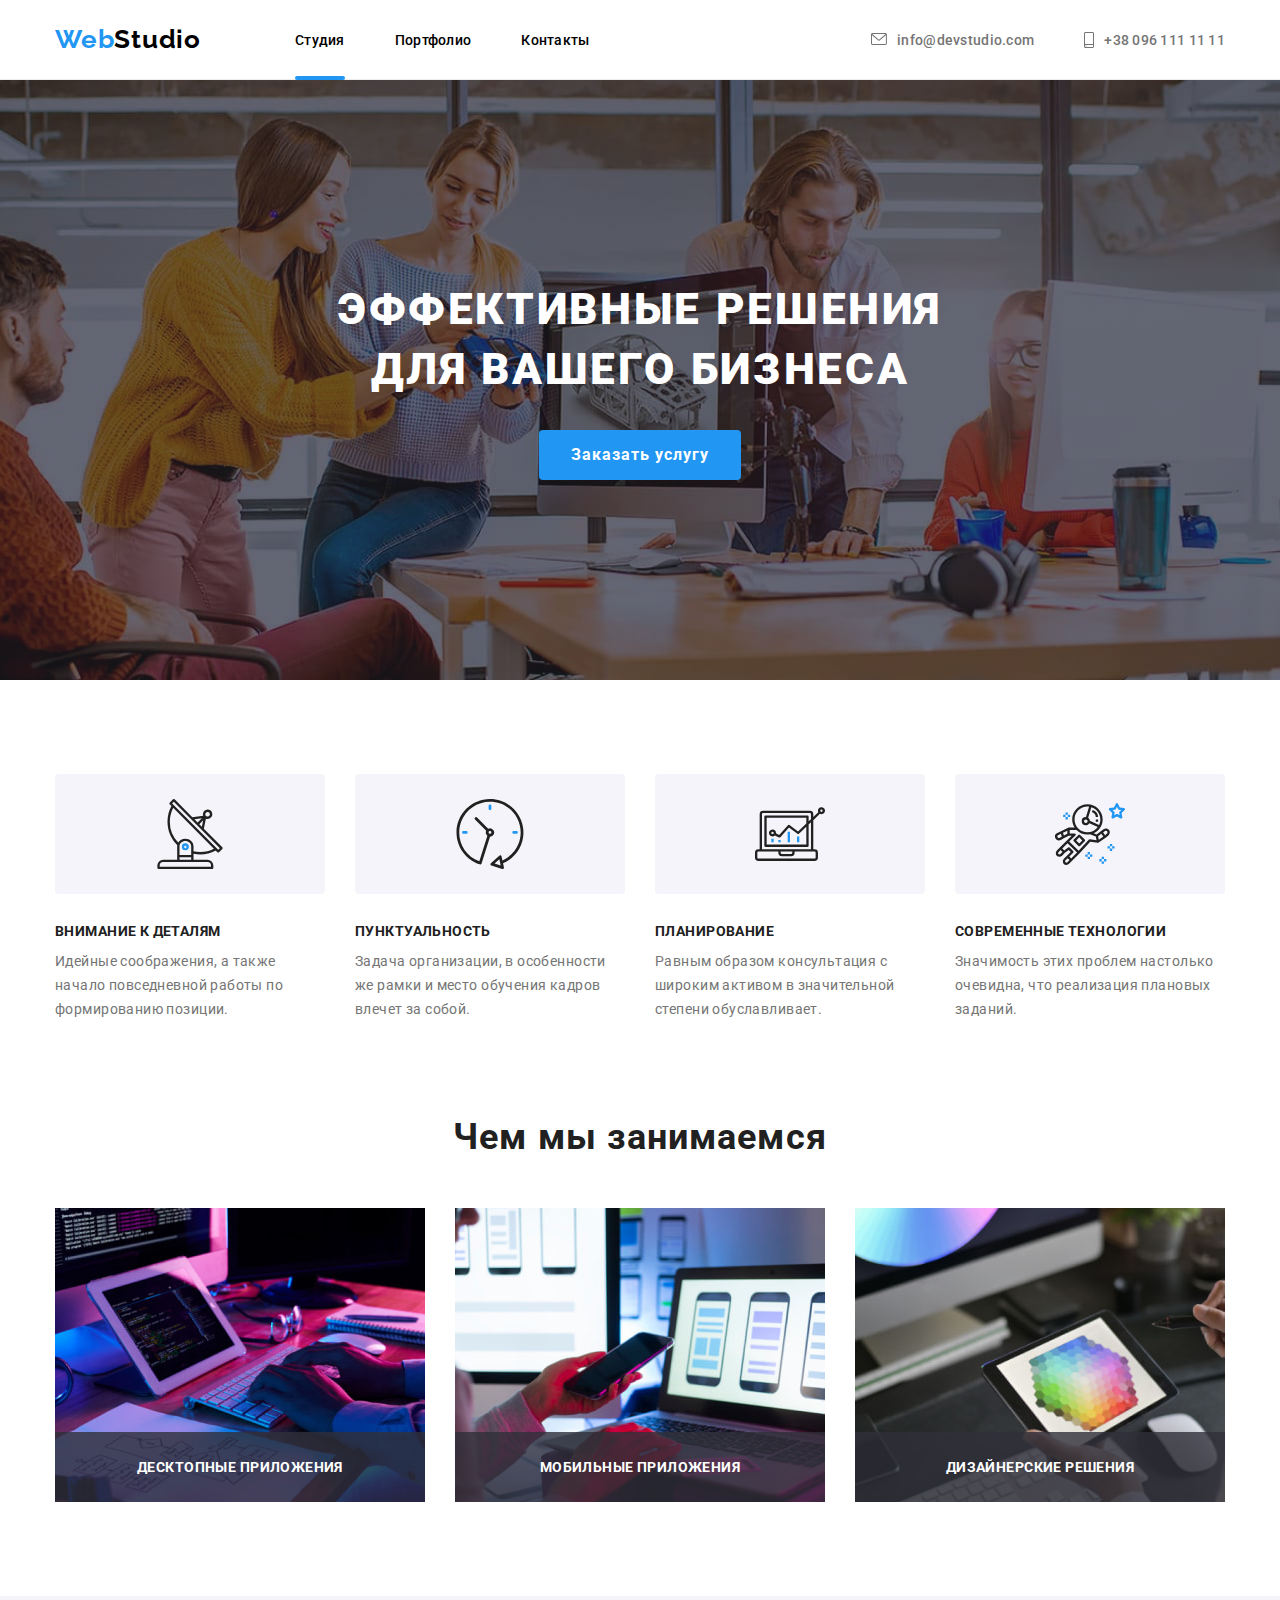
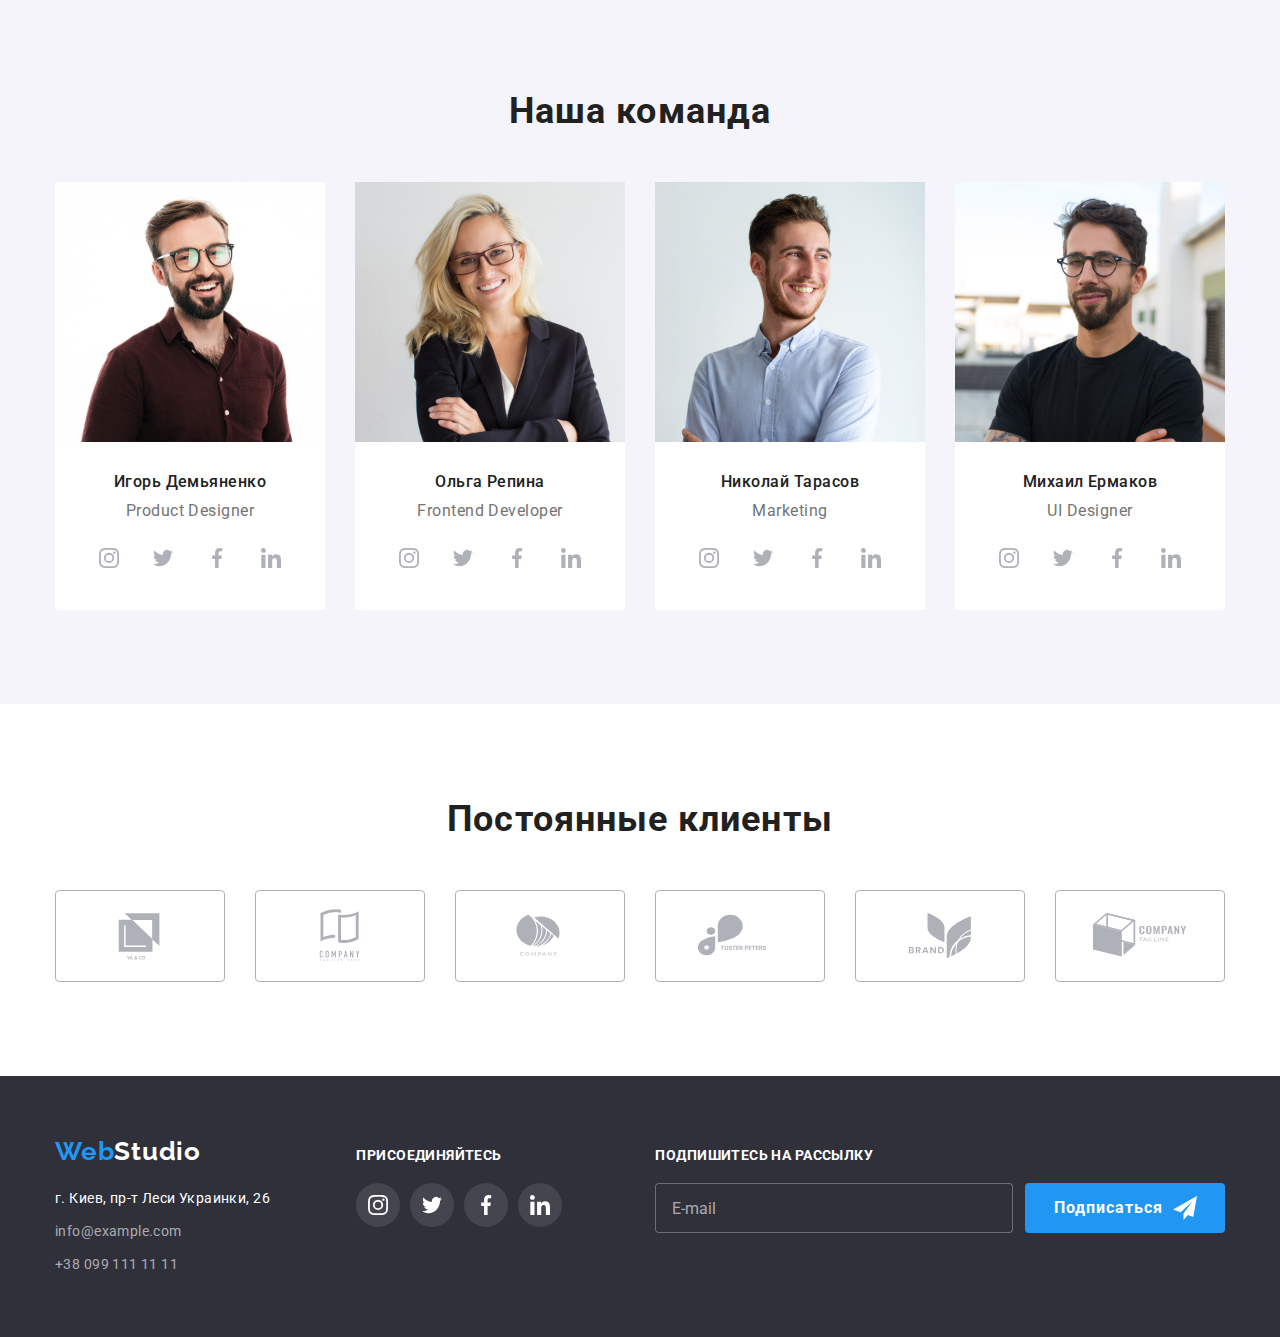
<file: index.html>
<!DOCTYPE html>
<html lang="ru">
  <head>
    <meta charset="UTF-8" />
    <meta http-equiv="X-UA-Compatible" content="IE=edge" />
    <meta name="viewport" content="width=device-width, initial-scale=1.0" />
    <title>Document</title>
    <!-- Добавление шрифтов Raleway 700 и Roboto 400 / 500 / 700 / 900 -->
    <link
      href="https://fonts.googleapis.com/css2?family=Raleway:wght@700&family=Roboto:wght@400;500;700;900&display=swap"
      rel="stylesheet"
    />
    <!-- Подключение modern-normalize  -->
    <link
      rel="stylesheet"
      href="https://cdnjs.cloudflare.com/ajax/libs/modern-normalize/1.0.0/modern-normalize.min.css"
    />

    <link rel="stylesheet" href="./css/styles.css" />
  </head>
  <body>
    <!-- шапка -->
    <header class="header">
      <div class="container container-header">
        <!-- навагация -->
        <nav class="nav">
          <!-- логотип / главная страница-->
          <a href="./index.html" class="logo-link link-backlight"
            >Web<span class="logo-link-dark">Studio</span></a
          >
          <!-- навагация по сайту -->
          <ul class="nav-list">
            <li class="nav-item">
              <a href="./index.html" class="nav-link link-backlight this-page"> Студия</a>
            </li>

            <li class="nav-item">
              <a href="./portfolio.html" class="nav-link link-backlight">Портфолио</a>
            </li>

            <li class="nav-item"><a href="#" class="nav-link link-backlight">Контакты</a></li>
          </ul>
        </nav>
        <!-- почта и телефон -->
        <ul class="mail-phone-list">
          <li class="mail-phone-list-element">
            <a href="mailto:info@devstudio.com" class="mail-phone-link link-backlight"
              ><svg class="mail-phone-icon" width="16" height="12">
                <use href="./images/symbol-defs.svg#mail"></use>
              </svg>
              info@devstudio.com</a
            >
          </li>

          <li class="mail-phone-list-element">
            <a href="tel:+380961111111" class="mail-phone-link link-backlight"
              ><svg class="mail-phone-icon" width="10" height="16">
                <use href="./images/symbol-defs.svg#smartphone"></use>
              </svg>
              +38 096 111 11 11</a
            >
          </li>
        </ul>
      </div>
    </header>
    <main>
      <section class="hero-section">
        <h1 class="main-title">
          Эффективные решения <br />
          для вашего бизнеса
        </h1>
        <button data-modal-open type="button" class="hero-button">Заказать услугу</button>
      </section>

      <!-- раздел достоинств -->

      <section class="why-us-section section">
        <div class="container">
          <!-- невидимый заголовок для читалки -->
          <h2 class="hidden-title">Зачем выбирать нас</h2>

          <!-- список достоинств -->
          <ul class="why-us-list">
            <li class="why-us-block">
              <div class="why-us-icon-container">
                <svg class="why-us-icon">
                  <use href="./images/symbol-defs.svg#antenna"></use>
                </svg>
              </div>
              <h3 class="title why-us-title">Внимание к деталям</h3>
              <p class="why-us-paragraph">
                Идейные соображения, а также начало повседневной работы по формированию позиции.
              </p>
            </li>

            <li class="why-us-block">
              <div class="why-us-icon-container">
                <svg class="why-us-icon">
                  <use href="./images/symbol-defs.svg#clock"></use>
                </svg>
              </div>
              <h3 class="title why-us-title">Пунктуальность</h3>
              <p class="why-us-paragraph">
                Задача организации, в особенности же рамки и место обучения кадров влечет за собой.
              </p>
            </li>

            <li class="why-us-block">
              <div class="why-us-icon-container">
                <svg class="why-us-icon">
                  <use href="./images/symbol-defs.svg#diagram"></use>
                </svg>
              </div>
              <h3 class="title why-us-title">Планирование</h3>
              <p class="why-us-paragraph">
                Равным образом консультация с широким активом в значительной степени обуславливает.
              </p>
            </li>

            <li class="why-us-block">
              <div class="why-us-icon-container">
                <svg class="why-us-icon">
                  <use href="./images/symbol-defs.svg#astronaut"></use>
                </svg>
              </div>
              <h3 class="title why-us-title">Современные технологии</h3>
              <p class="why-us-paragraph">
                Значимость этих проблем настолько очевидна, что реализация плановых заданий.
              </p>
            </li>
          </ul>
        </div>
      </section>

      <!-- раздел чем мы занимаемся -->
      <section class="our-work-section section">
        <div class="container">
          <!-- заголовок -->
          <h2 class="title-second">Чем мы занимаемся</h2>
          <!-- фото -->
          <ul class="our-work-list">
            <li class="our-work-block">
              <img src="./images/box-1.jpg" alt="Опытные специалисты" />
              <p class="our-work-text">Десктопные приложения</p>
            </li>

            <li class="our-work-block">
              <img src="./images/box-2.jpg" alt="Современный дизайн" />
              <p class="our-work-text">Мобильные приложения</p>
            </li>

            <li class="our-work-block">
              <img src="./images/box-3.jpg" alt="Работа художников" />
              <p class="our-work-text">Дизайнерские решения</p>
            </li>
          </ul>
        </div>
      </section>

      <!-- раздел кто мы -->
      <section class="our-team-section section">
        <div class="container">
          <h2 class="title-second">Наша команда</h2>
          <ul class="our-team-list">
            <li class="our-team-block">
              <img src="./images/img-1.jpg" alt="Наш сотрудник 1" />
              <div class="our-team-container">
                <h3 class="title our-team-name">Игорь Демьяненко</h3>
                <p class="our-team-post">Product Designer</p>
                <ul class="my-team-social-list">
                  <li class="my-team-social-block">
                    <a href="http://www.instagram.com/" class="social-link">
                      <svg class="social-icon">
                        <use href="./images/symbol-defs.svg#instagram"></use>
                      </svg>
                    </a>
                  </li>

                  <li class="my-team-social-block">
                    <a href="http://www.twitter.com/" class="social-link">
                      <svg class="social-icon">
                        <use href="./images/symbol-defs.svg#twitter"></use>
                      </svg>
                    </a>
                  </li>

                  <li class="my-team-social-block">
                    <a href="http://www.facebook.com/" class="social-link">
                      <svg class="social-icon">
                        <use href="./images/symbol-defs.svg#facebook"></use>
                      </svg>
                    </a>
                  </li>

                  <li class="my-team-social-block">
                    <a href="http://www.linkedin.com/" class="social-link">
                      <svg class="social-icon">
                        <use href="./images/symbol-defs.svg#linkedin"></use>
                      </svg>
                    </a>
                  </li>
                </ul>
              </div>
            </li>
            <li class="our-team-block">
              <img src="./images/img-2.jpg" alt="Наш сотрудник 2" />
              <div class="our-team-container">
                <h3 class="title our-team-name">Ольга Репина</h3>
                <p class="our-team-post">Frontend Developer</p>
                <ul class="my-team-social-list">
                  <li class="my-team-social-block">
                    <a href="http://www.instagram.com/" class="social-link">
                      <svg class="social-icon">
                        <use href="./images/symbol-defs.svg#instagram"></use>
                      </svg>
                    </a>
                  </li>

                  <li class="my-team-social-block">
                    <a href="http://www.twitter.com/" class="social-link">
                      <svg class="social-icon">
                        <use href="./images/symbol-defs.svg#twitter"></use>
                      </svg>
                    </a>
                  </li>

                  <li class="my-team-social-block">
                    <a href="http://www.facebook.com/" class="social-link">
                      <svg class="social-icon">
                        <use href="./images/symbol-defs.svg#facebook"></use>
                      </svg>
                    </a>
                  </li>

                  <li class="my-team-social-block">
                    <a href="http://www.linkedin.com/" class="social-link">
                      <svg class="social-icon">
                        <use href="./images/symbol-defs.svg#linkedin"></use>
                      </svg>
                    </a>
                  </li>
                </ul>
              </div>
            </li>
            <li class="our-team-block">
              <img src="./images/img-3.jpg" alt="Наш сотрудник 3" />
              <div class="our-team-container">
                <h3 class="title our-team-name">Николай Тарасов</h3>
                <p class="our-team-post">Marketing</p>
                <ul class="my-team-social-list">
                  <li class="my-team-social-block">
                    <a href="http://www.instagram.com/" class="social-link">
                      <svg class="social-icon">
                        <use href="./images/symbol-defs.svg#instagram"></use>
                      </svg>
                    </a>
                  </li>

                  <li class="my-team-social-block">
                    <a href="http://www.twitter.com/" class="social-link">
                      <svg class="social-icon">
                        <use href="./images/symbol-defs.svg#twitter"></use>
                      </svg>
                    </a>
                  </li>

                  <li class="my-team-social-block">
                    <a href="http://www.facebook.com/" class="social-link">
                      <svg class="social-icon">
                        <use href="./images/symbol-defs.svg#facebook"></use>
                      </svg>
                    </a>
                  </li>

                  <li class="my-team-social-block">
                    <a href="http://www.linkedin.com/" class="social-link">
                      <svg class="social-icon">
                        <use href="./images/symbol-defs.svg#linkedin"></use>
                      </svg>
                    </a>
                  </li>
                </ul>
              </div>
            </li>
            <li class="our-team-block">
              <img src="./images/img-4.jpg" alt="Наш сотрудник 4" />
              <div class="our-team-container">
                <h3 class="title our-team-name">Михаил Ермаков</h3>
                <p class="our-team-post">UI Designer</p>
                <ul class="my-team-social-list">
                  <li class="my-team-social-block">
                    <a href="http://www.instagram.com/" class="social-link">
                      <svg class="social-icon">
                        <use href="./images/symbol-defs.svg#instagram"></use>
                      </svg>
                    </a>
                  </li>

                  <li class="my-team-social-block">
                    <a href="http://www.twitter.com/" class="social-link">
                      <svg class="social-icon">
                        <use href="./images/symbol-defs.svg#twitter"></use>
                      </svg>
                    </a>
                  </li>

                  <li class="my-team-social-block">
                    <a href="http://www.facebook.com/" class="social-link">
                      <svg class="social-icon">
                        <use href="./images/symbol-defs.svg#facebook"></use>
                      </svg>
                    </a>
                  </li>

                  <li class="my-team-social-block">
                    <a href="http://www.linkedin.com/" class="social-link">
                      <svg class="social-icon">
                        <use href="./images/symbol-defs.svg#linkedin"></use>
                      </svg>
                    </a>
                  </li>
                </ul>
              </div>
            </li>
          </ul>
        </div>
      </section>

      <!-- раздел "наши клиенты" -->
      <section class="section">
        <div class="container">
          <!-- заголовок -->
          <h2 class="title-second">Постоянные клиенты</h2>
          <!-- логотипы компаний -->
          <ul class="customers-list">
            <li class="customers-block">
              <a href="#" class="customers-link">
                <svg class="customers-icon">
                  <use href="./images/symbol-defs.svg#company-1"></use>
                </svg>
              </a>
            </li>

            <li class="customers-block">
              <a href="#" class="customers-link">
                <svg class="customers-icon">
                  <use href="./images/symbol-defs.svg#company-2"></use>
                </svg>
              </a>
            </li>

            <li class="customers-block">
              <a href="#" class="customers-link">
                <svg class="customers-icon">
                  <use href="./images/symbol-defs.svg#company-3"></use>
                </svg>
              </a>
            </li>

            <li class="customers-block">
              <a href="#" class="customers-link">
                <svg class="customers-icon">
                  <use href="./images/symbol-defs.svg#company-4"></use>
                </svg>
              </a>
            </li>

            <li class="customers-block">
              <a href="#" class="customers-link">
                <svg class="customers-icon">
                  <use href="./images/symbol-defs.svg#company-5"></use>
                </svg>
              </a>
            </li>

            <li class="customers-block">
              <a href="#" class="customers-link">
                <svg class="customers-icon">
                  <use href="./images/symbol-defs.svg#company-6"></use>
                </svg>
              </a>
            </li>
          </ul>
        </div>
      </section>
    </main>
    <!-- футер / контакты -->
    <footer class="footer">
      <div class="container footer-flex">
        <div class="footer-left-part">
          <!-- раздел контакты -->

          <!-- лого -->
          <a href="./index.html" class="logo-link logo-footer link-backlight"
            >Web<span class="logo-link-light">Studio</span></a
          >
          <!-- контакты -->
          <address class="address">
            <ul class="contacts-list">
              <!-- физический адрес -->
              <li class="contacts-block">
                <a
                  href="https://goo.gl/maps/tme8VJcGeJXMZeD66"
                  class="map-address-link link-backlight"
                  >г. Киев, пр-т Леси Украинки, 26</a
                >
              </li>

              <!-- эл. почта -->
              <li class="contacts-block">
                <a href="mailto:info@example.com" class="mail-contacts-link link-backlight"
                  >info@example.com</a
                >
              </li>

              <!-- моб. телефон -->
              <li class="contacts-block">
                <a href="tel:+380991111111" class="phone-contacts-link link-backlight"
                  >+38 099 111 11 11</a
                >
              </li>
            </ul>
          </address>
        </div>
        <!-- соцсети в футере -->
        <div class="footer-right-part">
          <!-- заголовок -->
          <h3 class="footer-heading">Присоединяйтесь</h3>

          <!-- список соцсетей -->
          <ul class="footer-social-list">
            <li class="footer-social-block">
              <a href="http://www.instagram.com/" class="footer-social-link">
                <svg class="social-icon">
                  <use href="./images/symbol-defs.svg#instagram"></use>
                </svg>
              </a>
            </li>

            <li class="footer-social-block">
              <a href="http://www.twitter.com/" class="footer-social-link">
                <svg class="social-icon">
                  <use href="./images/symbol-defs.svg#twitter"></use>
                </svg>
              </a>
            </li>

            <li class="footer-social-block">
              <a href="http://www.facebook.com/" class="footer-social-link">
                <svg class="social-icon">
                  <use href="./images/symbol-defs.svg#facebook"></use>
                </svg>
              </a>
            </li>

            <li class="footer-social-block">
              <a href="http://www.linkedin.com/" class="footer-social-link">
                <svg class="social-icon">
                  <use href="./images/symbol-defs.svg#linkedin"></use>
                </svg>
              </a>
            </li>
          </ul>
        </div>

        <!-- форма с рассылкой -->
        <div class="footer-news">
          <form class="footer-form">
            <label class="footer-label">
              <h3 class="footer-heading">Подпишитесь на рассылку</h3>
              <input class="footer-mail" type="email" name="mail" placeholder="E-mail" required />
            </label>
            <button type="submit" class="footer-submit">
              <span class="footer-submit-text">Подписаться</span>
              <svg class="footer-submit-icon">
                <use href="./icons-form/icon-send.svg#icon-send"></use>
              </svg>
            </button>
          </form>
        </div>
      </div>
    </footer>

    <!-- скрипт на модалку -->
    <div class="backdrop is-hidden" data-modal>
      <div class="modal">
        <!-- заголовок модального окна -->
        <b class="modal-heading">Оставьте свои данные, мы вам перезвоним</b>

        <!-- форма связи с клиентом -->
        <form action="" class="form-container" autocomplete="off">
          <!-- поле ввода имени -->
          <label class="form-field">
            <span class="label-text">Имя</span>
            <input class="entry-field" type="text" name="name" required />
            <svg class="entry-field-icon">
              <use href="./icons-form/icons.svg#person"></use>
            </svg>
          </label>

          <!-- поле ввода телефона -->
          <label class="form-field">
            <span class="label-text">Телефон</span>
            <input class="entry-field" type="tel" name="tel" required />
            <svg class="entry-field-icon">
              <use href="./icons-form/icons.svg#phone"></use>
            </svg>
          </label>

          <!-- поле ввода почты -->
          <label class="form-field">
            <span class="label-text">Почта</span>
            <input class="entry-field" type="email" name="mail" required autocomplete="email" />
            <svg class="entry-field-icon">
              <use href="./icons-form/icons.svg#email"></use>
            </svg>
          </label>

          <!-- поле комментария -->
          <label class="form-field textarea-margin">
            <span class="label-text">Комментарий</span>
            <textarea class="textarea" name="comment" placeholder="Введите текст"></textarea>
          </label>

          <!-- чекбокс согласия с условиями -->
          <label class="i-agree">
            <input class="i-agree-checkbox" type="checkbox" name="i-agree" />
            <span class="i-agree-icon-container"></span>
            Соглашаюсь заказывать&nbsp
            <a href="https://i.imgur.com/vLyztrC.png" target="_blank" class="i-agree-link"
              >Пиццу с анчоусами</a
            >
          </label>

          <!-- кнопка "отправить" -->
          <button type="submit" class="form-submit">Отправить</button>
        </form>

        <!-- кнопка закрытия формы -->
        <button data-modal-close type="button" class="modal-close-button">
          <svg class="modal-close-icon">
            <use href="./images/close.svg#close"></use>
          </svg>
        </button>
      </div>
    </div>

    <!-- подключение js скрипта на модалку -->
    <script src="./js/modal.js"></script>
  </body>
</html>
</file>
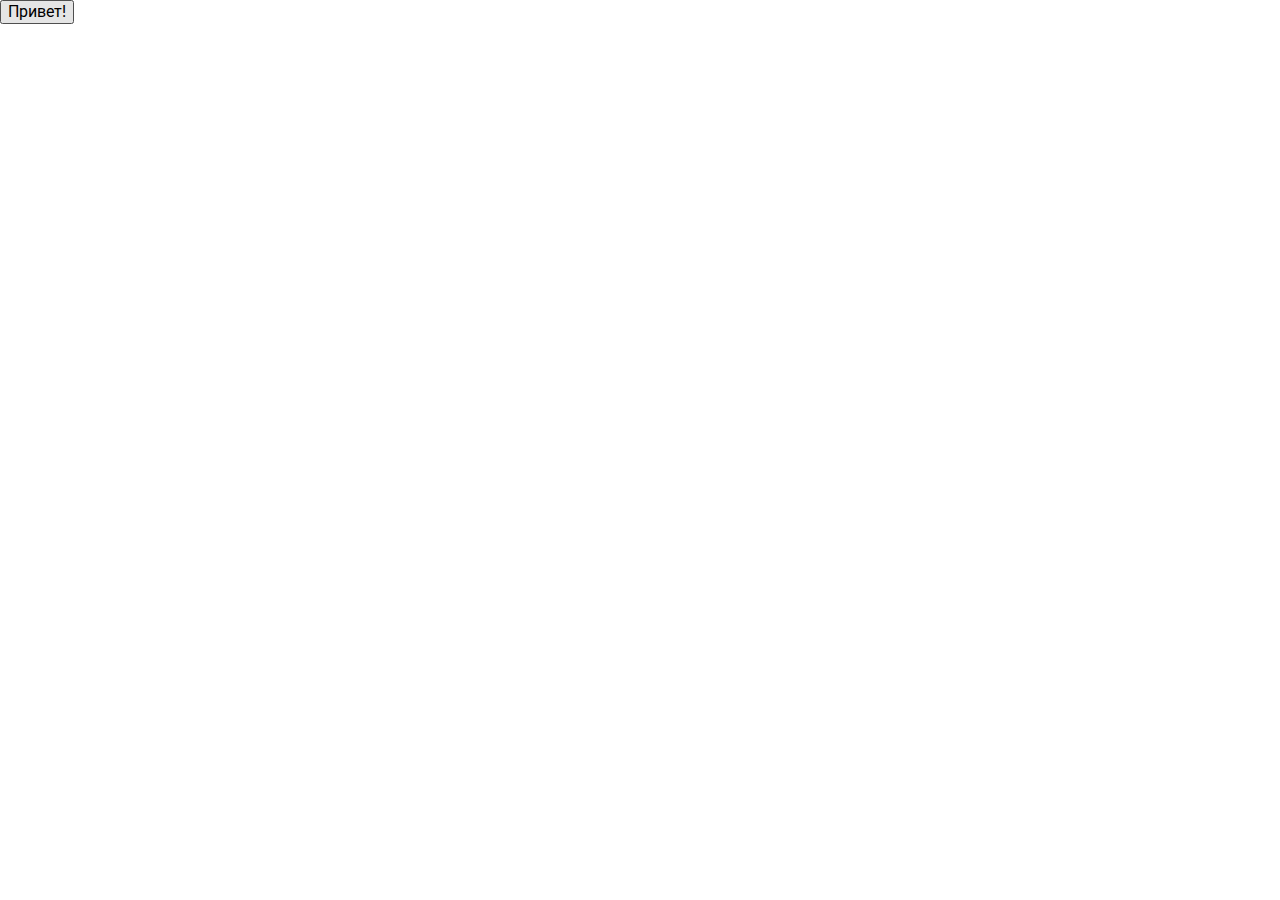
<file: contacts-test.html>
<!DOCTYPE html>
<html lang="en">
  <head>
    <meta charset="UTF-8" />
    <meta http-equiv="X-UA-Compatible" content="IE=edge" />
    <meta name="viewport" content="width=device-width, initial-scale=1.0" />
    <title>Document</title>
    <!-- Добавление шрифтов Raleway 700 и Roboto 400 / 500 / 700 / 900 -->
    <link
      href="https://fonts.googleapis.com/css2?family=Raleway:wght@700&family=Roboto:wght@400;500;700;900&display=swap"
      rel="stylesheet"
    />
    <!-- Подключение modern-normalize  -->
    <link
      rel="stylesheet"
      href="https://cdnjs.cloudflare.com/ajax/libs/modern-normalize/1.0.0/modern-normalize.min.css"
    />

    <link rel="stylesheet" href="./css/styles.css" />
  </head>
  <body>
    <button data-modal-open type="button">Привет!</button>

    <!-- модальное окно -->
    <div class="backdrop is-hidden" data-modal>
      <div class="modal">
        <!-- заголовок модального окна -->
        <h2 class="modal-heading">Оставьте свои данные, мы вам перезвоним</h2>

        <!-- форма связи с клиентом -->
        <form action="" class="form-container" autocomplete="off">
          <!-- поле ввода имени -->
          <label class="form-field">
            <span class="label-text">Имя</span>
            <input class="entry-field" type="text" name="name" />
            <div class="entry-field-icon-container">
              <svg class="entry-field-icon">
                <use href="./icons-form/icons.svg#person"></use>
              </svg>
            </div>
          </label>

          <!-- поле ввода телефона -->
          <label class="form-field">
            <span class="label-text">Телефон</span>
            <input class="entry-field" type="tel" name="tel" />
            <div class="entry-field-icon-container">
              <svg class="entry-field-icon">
                <use href="./icons-form/icons.svg#phone"></use>
              </svg>
            </div>
          </label>

          <!-- поле ввода почты -->
          <label class="form-field">
            <span class="label-text">Почта</span>
            <input class="entry-field" type="email" name="mail" />
            <div class="entry-field-icon-container">
              <svg class="entry-field-icon">
                <use href="./icons-form/icons.svg#email"></use>
              </svg>
            </div>
          </label>

          <!-- поле комментария -->
          <label class="form-field textarea-margin">
            <span class="label-text">Комментарий</span>
            <textarea
              class="textarea"
              name="comment"
              rows="6"
              placeholder="Введите текст"
            ></textarea>
          </label>
          <!-- чекбокс согласия с условиями -->
          <label class="i-agree">
            <input class="i-agree-checkbox" type="checkbox" name="i-agree" />
            <span class="i-agree-icon-container"></span>
            Соглашаюсь заказывать&nbsp
            <a href="https://i.imgur.com/vLyztrC.png" target="_blank" class="i-agree-link">Пиццу с анчоусами</a>
          </label>

          <!-- кнопка "отправить" -->
          <button type="submit" class="form-submit">Отправить</button>
        </form>

        <!-- кнопка закрытия формы -->
        <button data-modal-close type="button" class="modal-close-button">
          <svg class="modal-close-icon">
            <use href="./images/close.svg#close"></use>
          </svg>
        </button>
      </div>
    </div>
    <script src="./js/modal.js"></script>
  </body>
</html>
</file>
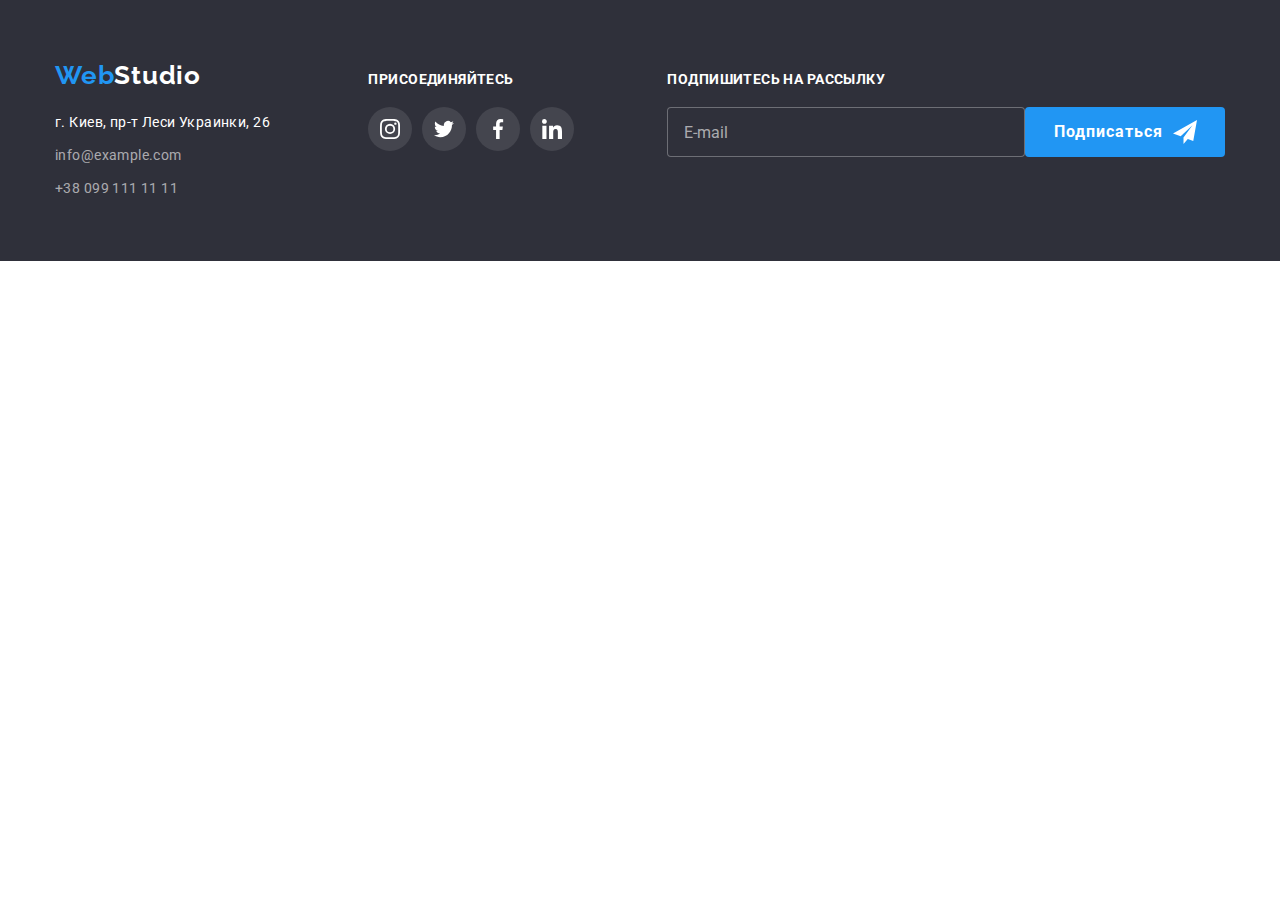
<file: footer-test.html>
<!DOCTYPE html>
<html lang="en">
  <head>
    <meta charset="UTF-8" />
    <meta http-equiv="X-UA-Compatible" content="IE=edge" />
    <meta name="viewport" content="width=device-width, initial-scale=1.0" />
    <title>Document</title>
    <!-- Добавление шрифтов Raleway 700 и Roboto 400 / 500 / 700 / 900 -->
    <link
      href="https://fonts.googleapis.com/css2?family=Raleway:wght@700&family=Roboto:wght@400;500;700;900&display=swap"
      rel="stylesheet"
    />
    <!-- Подключение modern-normalize  -->
    <link
      rel="stylesheet"
      href="https://cdnjs.cloudflare.com/ajax/libs/modern-normalize/1.0.0/modern-normalize.min.css"
    />

    <link rel="stylesheet" href="./css/styles.css" />
  </head>
  <body>
    <footer class="footer">
      <div class="container footer-flex">
        <div class="footer-left-part">
          <!-- раздел контакты -->

          <!-- лого -->
          <a href="./index.html" class="logo-link logo-footer link-backlight"
            >Web<span class="logo-link-light">Studio</span></a
          >
          <!-- контакты -->
          <address class="address">
            <ul class="contacts-list">
              <!-- физический адрес -->
              <li class="contacts-block">
                <a
                  href="https://goo.gl/maps/tme8VJcGeJXMZeD66"
                  class="map-address-link link-backlight"
                  >г. Киев, пр-т Леси Украинки, 26</a
                >
              </li>

              <!-- эл. почта -->
              <li class="contacts-block">
                <a href="mailto:info@example.com" class="mail-contacts-link link-backlight"
                  >info@example.com</a
                >
              </li>

              <!-- моб. телефон -->
              <li class="contacts-block">
                <a href="tel:+380991111111" class="phone-contacts-link link-backlight"
                  >+38 099 111 11 11</a
                >
              </li>
            </ul>
          </address>
        </div>
        <!-- соцсети в футере -->
        <div class="footer-right-part">
          <!-- заголовок -->
          <h3 class="footer-heading">Присоединяйтесь</h3>

          <!-- список соцсетей -->
          <ul class="footer-social-list">
            <li class="footer-social-block">
              <a href="http://www.instagram.com/" class="footer-social-link">
                <svg class="social-icon">
                  <use href="./images/symbol-defs.svg#instagram"></use>
                </svg>
              </a>
            </li>

            <li class="footer-social-block">
              <a href="http://www.twitter.com/" class="footer-social-link">
                <svg class="social-icon">
                  <use href="./images/symbol-defs.svg#twitter"></use>
                </svg>
              </a>
            </li>

            <li class="footer-social-block">
              <a href="http://www.facebook.com/" class="footer-social-link">
                <svg class="social-icon">
                  <use href="./images/symbol-defs.svg#facebook"></use>
                </svg>
              </a>
            </li>

            <li class="footer-social-block">
              <a href="http://www.linkedin.com/" class="footer-social-link">
                <svg class="social-icon">
                  <use href="./images/symbol-defs.svg#linkedin"></use>
                </svg>
              </a>
            </li>
          </ul>
        </div>

        <!-- форма с рассылкой -->
        <div class="footer-news">
          <form class="footer-form">
            <label>
              <h3 class="footer-heading">Подпишитесь на рассылку</h3>
              <input class="footer-mail" type="email" placeholder="E-mail" />
            </label>
            <button type="submit" class="footer-submit">
              <span class="footer-submit-text">Подписаться</span>
              <svg class="footer-submit-icon">
                <use href="./icons-form/icon-send.svg#icon-send"></use>
              </svg>
            </button>
          </form>
        </div>
      </div>
    </footer>
  </body>
</html>
</file>
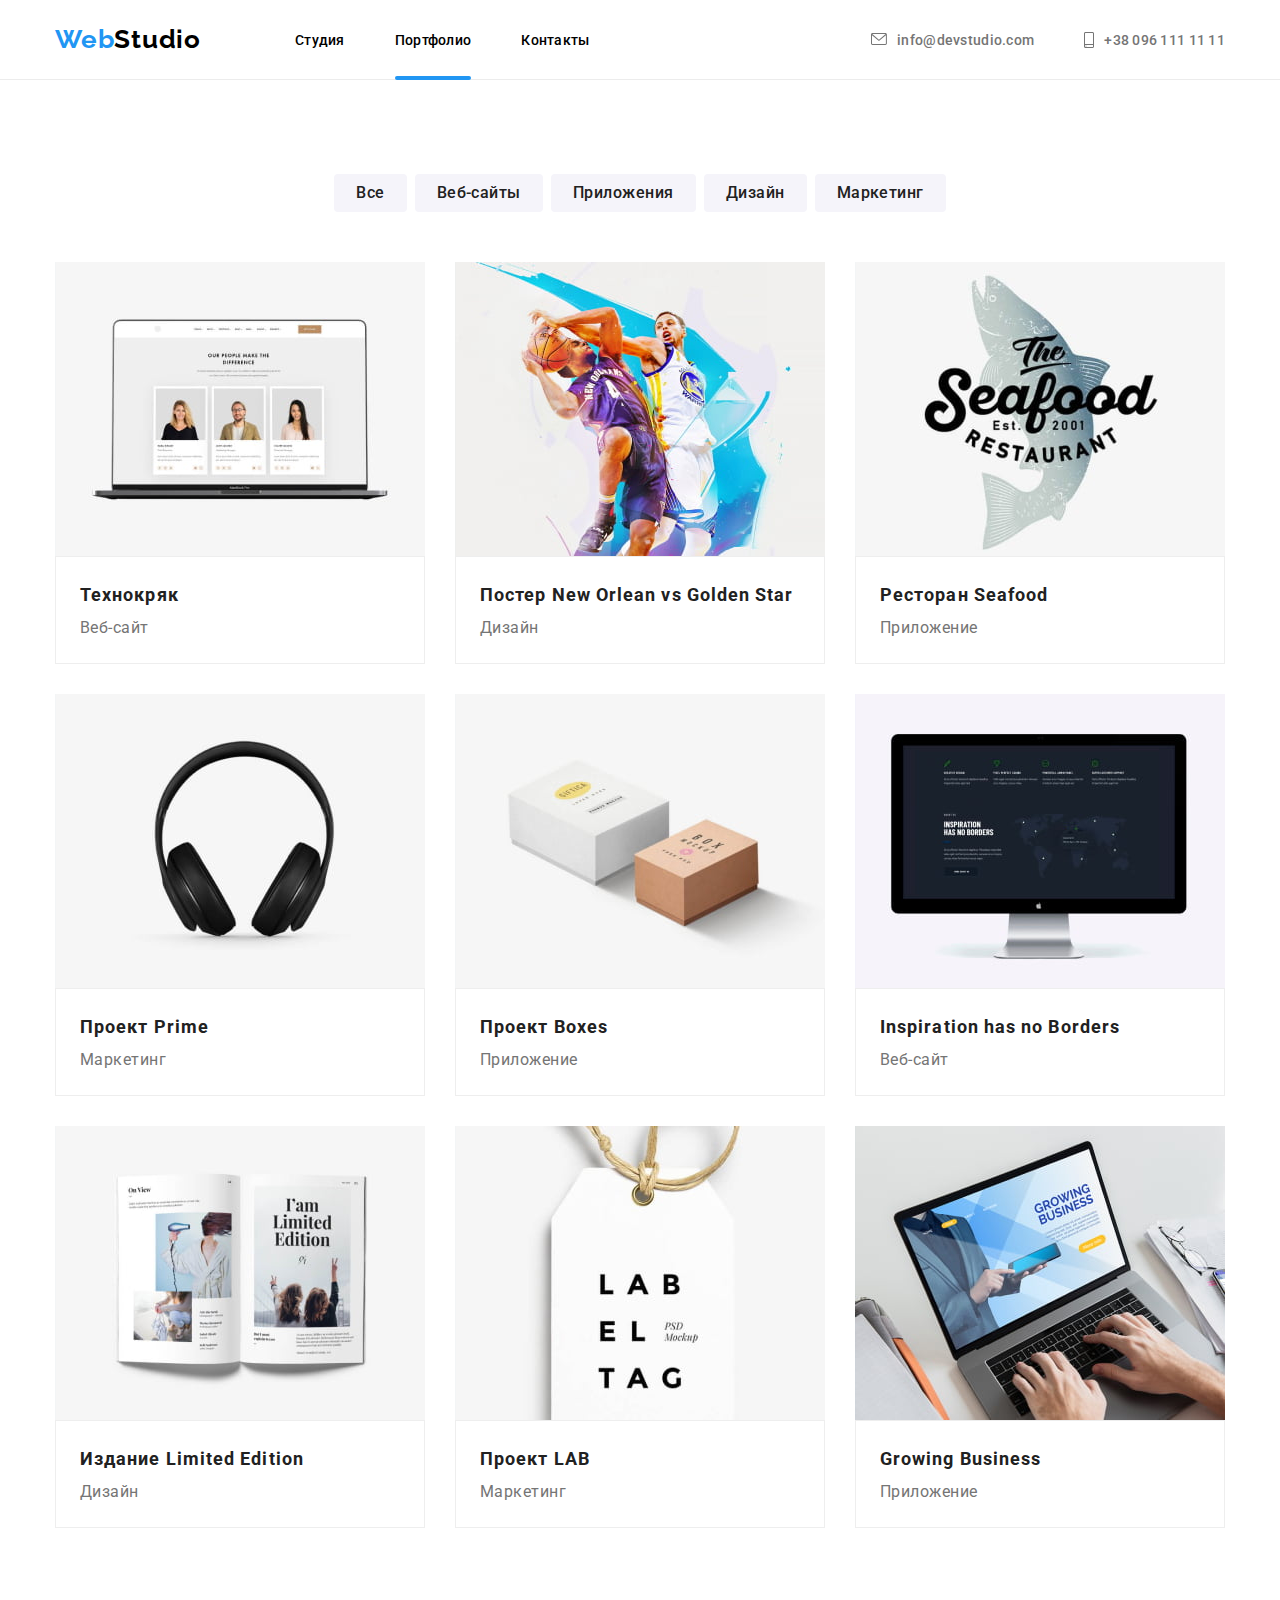
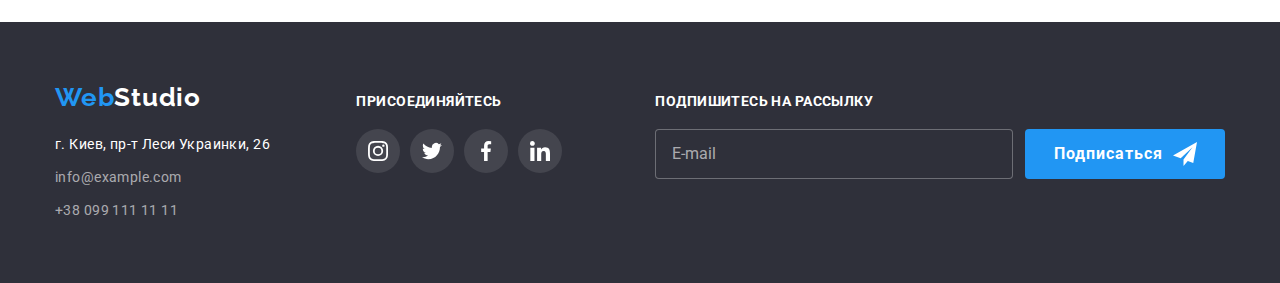
<file: portfolio.html>
<!DOCTYPE html>
<html lang="ru">
  <head>
    <meta charset="UTF-8" />
    <meta http-equiv="X-UA-Compatible" content="IE=edge" />
    <meta name="viewport" content="width=device-width, initial-scale=1.0" />
    <title>Document</title>
    <!-- Добавление шрифтов Raleway 700 и Roboto 400 / 500 / 700 / 900 -->
    <link
      href="https://fonts.googleapis.com/css2?family=Raleway:wght@700&family=Roboto:wght@400;500;700;900&display=swap"
      rel="stylesheet"
    />
    <link
      rel="stylesheet"
      href="https://cdnjs.cloudflare.com/ajax/libs/modern-normalize/1.0.0/modern-normalize.min.css"
    />
    <link rel="stylesheet" href="./css/styles.css" />
  </head>
  <body>
    <!-- шапка -->
    <header class="header">
      <div class="container container-header">
        <!-- навагация -->
        <nav class="nav">
          <!-- логотип / главная страница-->
          <a href="./index.html" class="logo-link link-backlight"
            >Web<span class="logo-link-dark">Studio</span></a
          >
          <!-- навагация по сайту -->
          <ul class="nav-list">
            <li class="nav-item">
              <a href="./index.html" class="nav-link link-backlight">Студия</a>
            </li>
            <li class="nav-item">
              <a href="./portfolio.html" class="nav-link link-backlight this-page">Портфолио</a>
            </li>
            <li class="nav-item"><a href="#" class="nav-link link-backlight">Контакты</a></li>
          </ul>
        </nav>
        <!-- почта и телефон -->
        <ul class="mail-phone-list">
          <li class="mail-phone-list-element">
            <a href="mailto:info@devstudio.com" class="mail-phone-link link-backlight"
              ><svg class="mail-phone-icon" width="16" height="12">
                <use href="./images/symbol-defs.svg#mail"></use>
              </svg>
              info@devstudio.com</a
            >
          </li>
          <li class="mail-phone-list-element">
            <a href="tel:+380961111111" class="mail-phone-link link-backlight"
              ><svg class="mail-phone-icon" width="10" height="16">
                <use href="./images/symbol-defs.svg#smartphone"></use>
              </svg>
              +38 096 111 11 11</a
            >
          </li>
        </ul>
      </div>
    </header>
    <main>
      <!-- навигация по странице -->

      <section class="section">
        <div class="container portfolio-section">
          <!-- невидимый заголовок -->
          <h1 class="hidden-title">Примеры наших работ</h1>
          <!-- кнопки навигации -->
          <ul class="portfolio-nav-list">
            <li class="portfolio-nav-block">
              <button type="button" class="portfolio-nav-button">Все</button>
            </li>
            <li class="portfolio-nav-block">
              <button type="button" class="portfolio-nav-button">Веб-сайты</button>
            </li>
            <li class="portfolio-nav-block">
              <button type="button" class="portfolio-nav-button">Приложения</button>
            </li>
            <li class="portfolio-nav-block">
              <button type="button" class="portfolio-nav-button">Дизайн</button>
            </li>
            <li class="portfolio-nav-block">
              <button type="button" class="portfolio-nav-button">Маркетинг</button>
            </li>
          </ul>

          <!-- список отображаемых сайтов -->

          <ul class="portfolio-list">
            <li class="portfolio-block">
              <a href="#" class="portfolio-block-link">
                <div class="portfolio-thumb">
                  <img
                    src="./images/portfolio-1.jpg"
                    class="portfolio-picture"
                    alt="Хакерский сайт"
                    width="370"
                  />
                  <div class="portfolio-block-overlay">
                    <p class="portfolio-img-text">
                      Технокряк это современная площадка распространения коронавируса. Компании
                      используют эту платформу для цифрового шпионажа и атак на защищённые сервера
                      конкурентов.
                    </p>
                  </div>
                </div>
                <div class="portfolio-list-container">
                  <h2 class="portfolio-list-title">Технокряк</h2>
                  <p class="portfolio-list-paragraph">Веб-сайт</p>
                </div>
              </a>
            </li>
            <li class="portfolio-block">
              <a href="#" class="portfolio-block-link">
                <div class="portfolio-thumb">
                  <img
                    src="./images/portfolio-2.jpg"
                    class="portfolio-picture"
                    alt="Постер баскетбольного матча"
                    width="370"
                  />
                  <div class="portfolio-block-overlay">
                    <p class="portfolio-img-text">
                      Технокряк это современная площадка распространения коронавируса. Компании
                      используют эту платформу для цифрового шпионажа и атак на защищённые сервера
                      конкурентов.
                    </p>
                  </div>
                </div>
                <div class="portfolio-list-container">
                  <h2 class="portfolio-list-title">Постер New Orlean vs Golden Star</h2>
                  <p class="portfolio-list-paragraph">Дизайн</p>
                </div>
              </a>
            </li>
            <li class="portfolio-block">
              <a href="#" class="portfolio-block-link">
                <div class="portfolio-thumb">
                  <img
                    src="./images/portfolio-3.jpg"
                    class="portfolio-picture"
                    alt="Логотип ресторана"
                    width="370"
                  />
                  <div class="portfolio-block-overlay">
                    <p class="portfolio-img-text">
                      Технокряк это современная площадка распространения коронавируса. Компании
                      используют эту платформу для цифрового шпионажа и атак на защищённые сервера
                      конкурентов.
                    </p>
                  </div>
                </div>
                <div class="portfolio-list-container">
                  <h2 class="portfolio-list-title">Ресторан Seafood</h2>
                  <p class="portfolio-list-paragraph">Приложение</p>
                </div>
              </a>
            </li>
            <li class="portfolio-block">
              <a href="#" class="portfolio-block-link">
                <div class="portfolio-thumb">
                  <img
                    src="./images/portfolio-4.jpg"
                    class="portfolio-picture"
                    alt="Наушники"
                    width="370"
                  />
                  <div class="portfolio-block-overlay">
                    <p class="portfolio-img-text">
                      Технокряк это современная площадка распространения коронавируса. Компании
                      используют эту платформу для цифрового шпионажа и атак на защищённые сервера
                      конкурентов.
                    </p>
                  </div>
                </div>
                <div class="portfolio-list-container">
                  <h2 class="portfolio-list-title">Проект Prime</h2>
                  <p class="portfolio-list-paragraph">Маркетинг</p>
                </div>
              </a>
            </li>
            <li class="portfolio-block">
              <a href="#" class="portfolio-block-link">
                <div class="portfolio-thumb">
                  <img
                    src="./images/portfolio-5.jpg"
                    class="portfolio-picture"
                    alt="Коробки"
                    width="370"
                  />
                  <div class="portfolio-block-overlay">
                    <p class="portfolio-img-text">
                      Технокряк это современная площадка распространения коронавируса. Компании
                      используют эту платформу для цифрового шпионажа и атак на защищённые сервера
                      конкурентов.
                    </p>
                  </div>
                </div>
                <div class="portfolio-list-container">
                  <h2 class="portfolio-list-title">Проект Boxes</h2>
                  <p class="portfolio-list-paragraph">Приложение</p>
                </div>
              </a>
            </li>
            <li class="portfolio-block">
              <a href="#" class="portfolio-block-link">
                <div class="portfolio-thumb">
                  <img
                    src="./images/portfolio-6.jpg"
                    class="portfolio-picture"
                    alt="Текст и картой мира"
                    width="370"
                  />
                  <div class="portfolio-block-overlay">
                    <p class="portfolio-img-text">
                      Технокряк это современная площадка распространения коронавируса. Компании
                      используют эту платформу для цифрового шпионажа и атак на защищённые сервера
                      конкурентов.
                    </p>
                  </div>
                </div>
                <div class="portfolio-list-container">
                  <h2 class="portfolio-list-title">Inspiration has no Borders</h2>
                  <p class="portfolio-list-paragraph">Веб-сайт</p>
                </div>
              </a>
            </li>
            <li class="portfolio-block">
              <a href="#" class="portfolio-block-link">
                <div class="portfolio-thumb">
                  <img
                    src="./images/portfolio-7.jpg"
                    class="portfolio-picture"
                    alt="Книга"
                    width="370"
                  />
                  <div class="portfolio-block-overlay">
                    <p class="portfolio-img-text">
                      Технокряк это современная площадка распространения коронавируса. Компании
                      используют эту платформу для цифрового шпионажа и атак на защищённые сервера
                      конкурентов.
                    </p>
                  </div>
                </div>
                <div class="portfolio-list-container">
                  <h2 class="portfolio-list-title">Издание Limited Edition</h2>
                  <p class="portfolio-list-paragraph">Дизайн</p>
                </div>
              </a>
            </li>
            <li class="portfolio-block">
              <a href="#" class="portfolio-block-link">
                <div class="portfolio-thumb">
                  <img
                    src="./images/portfolio-8.jpg"
                    class="portfolio-picture"
                    alt="Ярлык"
                    width="370"
                  />
                  <div class="portfolio-block-overlay">
                    <p class="portfolio-img-text">
                      Технокряк это современная площадка распространения коронавируса. Компании
                      используют эту платформу для цифрового шпионажа и атак на защищённые сервера
                      конкурентов.
                    </p>
                  </div>
                </div>
                <div class="portfolio-list-container">
                  <h2 class="portfolio-list-title">Проект LAB</h2>
                  <p class="portfolio-list-paragraph">Маркетинг</p>
                </div>
              </a>
            </li>
            <li class="portfolio-block">
              <a href="#" class="portfolio-block-link">
                <div class="portfolio-thumb">
                  <img
                    src="./images/portfolio-9.jpg"
                    class="portfolio-picture"
                    alt="Приложение для бизнеса"
                    width="370"
                  />
                  <div class="portfolio-block-overlay">
                    <p class="portfolio-img-text">
                      Технокряк это современная площадка распространения коронавируса. Компании
                      используют эту платформу для цифрового шпионажа и атак на защищённые сервера
                      конкурентов.
                    </p>
                  </div>
                </div>
                <div class="portfolio-list-container">
                  <h2 class="portfolio-list-title">Growing Business</h2>
                  <p class="portfolio-list-paragraph">Приложение</p>
                </div>
              </a>
            </li>
          </ul>
        </div>
      </section>
    </main>

    <!-- футер / контакты -->
    <footer class="footer">
      <div class="container footer-flex">
        <div class="footer-left-part">
          <!-- раздел контакты -->

          <!-- лого -->
          <a href="./index.html" class="logo-link logo-footer link-backlight"
            >Web<span class="logo-link-light">Studio</span></a
          >
          <!-- контакты -->
          <address class="address">
            <ul class="contacts-list">
              <!-- физический адрес -->
              <li class="contacts-block">
                <a
                  href="https://goo.gl/maps/tme8VJcGeJXMZeD66"
                  class="map-address-link link-backlight"
                  >г. Киев, пр-т Леси Украинки, 26</a
                >
              </li>

              <!-- эл. почта -->
              <li class="contacts-block">
                <a href="mailto:info@example.com" class="mail-contacts-link link-backlight"
                  >info@example.com</a
                >
              </li>

              <!-- моб. телефон -->
              <li class="contacts-block">
                <a href="tel:+380991111111" class="phone-contacts-link link-backlight"
                  >+38 099 111 11 11</a
                >
              </li>
            </ul>
          </address>
        </div>
        <!-- соцсети в футере -->
        <div class="footer-right-part">
          <!-- заголовок -->
          <h3 class="footer-heading">Присоединяйтесь</h3>

          <!-- список соцсетей -->
          <ul class="footer-social-list">
            <li class="footer-social-block">
              <a href="http://www.instagram.com/" class="footer-social-link">
                <svg class="social-icon">
                  <use href="./images/symbol-defs.svg#instagram"></use>
                </svg>
              </a>
            </li>

            <li class="footer-social-block">
              <a href="http://www.twitter.com/" class="footer-social-link">
                <svg class="social-icon">
                  <use href="./images/symbol-defs.svg#twitter"></use>
                </svg>
              </a>
            </li>

            <li class="footer-social-block">
              <a href="http://www.facebook.com/" class="footer-social-link">
                <svg class="social-icon">
                  <use href="./images/symbol-defs.svg#facebook"></use>
                </svg>
              </a>
            </li>

            <li class="footer-social-block">
              <a href="http://www.linkedin.com/" class="footer-social-link">
                <svg class="social-icon">
                  <use href="./images/symbol-defs.svg#linkedin"></use>
                </svg>
              </a>
            </li>
          </ul>
        </div>

        <!-- форма с рассылкой -->
        <div class="footer-news">
          <form class="footer-form">
            <label class="footer-label">
              <h3 class="footer-heading">Подпишитесь на рассылку</h3>
              <input class="footer-mail" type="email" name="mail" placeholder="E-mail" required />
            </label>
            <button type="submit" class="footer-submit">
              <span class="footer-submit-text">Подписаться</span>
              <svg class="footer-submit-icon">
                <use href="./icons-form/icon-send.svg#icon-send"></use>
              </svg>
            </button>
          </form>
        </div>
      </div>
    </footer>
  </body>
</html>
</file>
<file: css/styles.css>
/* переменные */

:root {
  --color-main: #757575;
  --color-title: #212121;
  --color-third: #000;
  --color-fourth: #2196f3;
  --color-fifth: #fff;
  --color-fifth-transparent: rgba(255, 255, 255, 0.6);
  --color-background-main: #fff;
  --color-background-second: #2f303a;
  --color-background-third: #f5f4fa;
  --color-hero-background: rgba(47, 48, 58, 0.4);
  --color-social-network-main: #afb1b8;
  --color-social-network-footer-transparent: rgba(255, 255, 255, 0.1);
  --grid-width: 70px;
  --grit-indent: 30px;
}

/* - - - - - - - главный стиль документа - - - - - - - */

body {
  font-family: 'Roboto', sans-serif;
  background-color: var(--color-background-main);
  color: var(--color-main);
}

/* контур */

* {
  /* outline: 2px solid tomato; */
}

h1,
h2,
h3,
ul,
p {
  margin-top: 0;
  margin-bottom: 0;
}

a {
  text-decoration: none;
  transition: color 250ms cubic-bezier(0.4, 0, 0.2, 1),
    background-color 250ms cubic-bezier(0.4, 0, 0.2, 1), fill 250ms cubic-bezier(0.4, 0, 0.2, 1);
}

button {
  transition: color 250ms cubic-bezier(0.4, 0, 0.2, 1),
    background-color 250ms cubic-bezier(0.4, 0, 0.2, 1),
    box-shadow 250ms cubic-bezier(0.4, 0, 0.2, 1);
}

.hidden-title {
  position: absolute;
  clip: rect(0 0 0 0);
  width: 1px;
  height: 1px;
  margin: -1px;
}

/* общий стиль элементов списков */

ul {
  padding: 0;
  list-style: none;
}

li {
  list-style: none;
}

img {
  max-width: 100%;
  display: block;
  height: auto;
}

/* размер страницы */

.container {
  width: 1200px;
  margin-left: auto;
  margin-right: auto;
  padding-left: 15px;
  padding-right: 15px;
}

/* общий стиль секций */

.section {
  padding: 94px 0;
}

/*  - - - - - - - стили разделов  - - - - - - - */

/* - - - Шапка - - - */

.header {
  margin-bottom: 0;
  height: 80px;
  display: flex;
  align-items: center;
  border-bottom: 1px solid #ececec;
  /* background-color: rgb(127, 243, 252); */
}

.container-header {
  display: flex;
}

/* навигация в шапке */

.nav {
  display: flex;
  align-items: center;
}

/* почта-телефон в шапке */

.mail-phone-list {
  display: flex;
  margin-left: auto;
  align-self: center;
}

.mail-phone-link {
  align-items: center;
  display: flex;
  color: var(--color-main);
  font-weight: 500;
  font-size: 14px;
  line-height: 1.142;
  letter-spacing: 0.02em;
}

.mail-phone-icon {
  margin-right: 10px;
  fill: currentColor;
}

.mail-phone-list-element:not(:last-child) {
  margin-right: 50px;
}

/* .mail-phone-list-element:last-child {
  margin-right: 0;
} */

/* - - - раздел "заказать услугу" - - - */

.hero-section {
  /* background-color: var(--color-background-second); */

  background-image: linear-gradient(rgba(47, 48, 58, 0.4), rgba(47, 48, 58, 0.4)),
    url('../images/hero-img.jpg');
  background-size: cover;
  background-repeat: no-repeat;
  background-position: center;

  padding-top: 200px;
  padding-bottom: 200px;
  /* background-size: inherit;
  background-origin: content-box;
  background-clip: content-box; */
  /* background-attachment: fixed; */
}

/* - - - раздел "зачем выбирать нас" - - - */

.why-us-section {
}

/* .why-us-block:nth-child(1)::before {
  display: block;
  margin-bottom: 30px;
  display: block;
  content: '';
  background-size: initial;
  background-color: var(--color-background-third);
  height: 120px;
  background-repeat: no-repeat;
  background-position: center;
  background-image: url('../images/antenna.svg');
  border-radius: 4px;
} */

.why-us-icon-container {
  display: flex;
  margin-bottom: 30px;
  background-color: var(--color-background-third);
  height: 120px;
  border-radius: 4px;
  align-items: center;
  justify-content: center;
}

.why-us-icon {
  width: 70px;
  height: 70px;
  background-position: center;
}

.why-us-list {
  display: flex;
}

.why-us-block {
  flex-basis: calc((100% + var(--grit-indent)) / 4 - var(--grit-indent));
  margin-right: var(--grit-indent);
}

.why-us-block:nth-child(4n) {
  margin-right: 0;
}

.why-us-title {
  font-size: 14px;
  line-height: 1.14;
  letter-spacing: 0.03em;
  text-transform: uppercase;
  margin-bottom: 10px;
}

.why-us-paragraph {
  font-size: 14px;
  line-height: 1.714;
  letter-spacing: 0.03em;
  /* margin-bottom: 0; */
}

/* - - - раздел "чем мы занимаемся" - - - */

.our-work-section {
  /* margin-bottom: 94px; */
  padding-top: 0;
}

.our-work-list {
  display: flex;
  flex-wrap: wrap;
}

.our-work-block {
  position: relative;
  flex-basis: calc((100% + var(--grit-indent)) / 3 - var(--grit-indent));
  margin-right: var(--grit-indent);
}

.our-work-text {
  position: absolute;
  width: 100%;
  height: 70px;
  bottom: 0;
  left: 0;
  display: flex;
  justify-content: center;
  align-items: center;
  font-weight: 700;
  font-size: 14px;
  line-height: 1.142;
  letter-spacing: 0.03em;
  text-transform: uppercase;
  color: var(--color-fifth);
  background-color: rgba(47, 48, 58, 0.8);
}

.our-work-block:nth-child(3n) {
  margin-right: 0;
}

/* - - - раздел "наша команда" - - - */
.our-team-section {
  background-color: var(--color-background-third);
}

.our-team-list {
  display: flex;
  flex-wrap: wrap;
}

.our-team-name {
  font-weight: 500;
  font-size: 16px;
  line-height: 1.2;
  letter-spacing: 0.03em;
  text-align: center;
}

.our-team-post {
  font-size: 16px;
  line-height: 1.2;
  letter-spacing: 0.03em;
  text-align: center;
  margin-top: 10px;
  margin-bottom: 0;
}

.our-team-container {
  padding-top: 30px;
  padding-bottom: 30px;
}

.our-team-block {
  /* margin-bottom: 30px; */
  flex-basis: calc((100% + var(--grit-indent)) / 4 - var(--grit-indent));
  margin-right: var(--grit-indent);
  background-color: var(--color-background-main);
}

.our-team-block:nth-child(4n) {
  margin-right: 0;
}

/* контейнер соцсетей */

.my-team-social-list {
  margin-top: 16px;
  display: flex;
  justify-content: center;
}

.my-team-social-block:not(:last-child) {
  margin-right: 10px;
}

/* ссылки на соцсети */

/* .instagram-link {
  display: block;
  width: 44px;
  height: 44px;
  background-image: url('../images/instagram.svg');
  background-position: center;
  background-repeat: no-repeat;
  color: #fff;
  border-radius: 50%;
} */

.social-link {
  display: flex;
  width: 44px;
  height: 44px;
  fill: var(--color-social-network-main);
  border-radius: 50%;
  align-items: center;
  justify-content: center;
}

.social-icon {
  width: 20px;
  height: 20px;
}

.social-link:hover,
.social-link:focus {
  fill: var(--color-fifth);
  background-color: var(--color-fourth);
}

/* - - - наши клиенты - - - */

.customers-list {
  display: flex;
  flex-wrap: wrap;
}

.customers-block {
  flex-basis: calc((100% + var(--grit-indent)) / 6 - var(--grit-indent));
  margin-right: var(--grit-indent);
  background-color: var(--color-background-main);
  color: #000;
}

.customers-block:nth-child(6n) {
  margin-right: 0;
}

.customers-link {
  display: flex;
  width: 170px;
  height: 92px;
  fill: var(--color-social-network-main);
  border-radius: 50%;
  align-items: center;
  justify-content: center;
  border: 1px solid #afb1b8;
  border-radius: 4px;
}

.customers-icon {
  width: 106px;
  height: 60px;
}

.customers-link:hover,
.customers-link:focus {
  fill: var(--color-fourth);
  border-color: var(--color-fourth);
}

/* - - - контакты (футер) - - - */

.footer {
  background-color: var(--color-background-second);
  padding-top: 60px;
  padding-bottom: 60px;
}

/* - - - - - - - заголовки - - - - - - - */

/* стиль заголовков */

.title {
  color: var(--color-title);
  /* font-weight: 700; */
}

/* главный заголовок */

.main-title {
  color: var(--color-fifth);
  font-weight: 900;
  font-size: 44px;
  line-height: 1.363;
  text-align: center;
  letter-spacing: 0.06em;
  text-transform: uppercase;
  margin-top: 0%;
  margin-bottom: 0;
}

/* стиль вторых заголовков */

.title-second {
  font-weight: 700;
  font-size: 36px;
  line-height: 1.167;
  text-align: center;
  letter-spacing: 0.03em;
  margin-bottom: 50px;
  color: var(--color-title);
}

/* - - - - - - - кнопки - - - - - - - */

/* кнопка "заказать услугу" */

.hero-button {
  margin-top: 30px;
  display: block;
  margin-right: auto;
  margin-left: auto;
  padding: 10px 32px;

  font-family: inherit;
  font-weight: 700;
  font-size: 16px;
  line-height: 1.87;
  text-align: center;
  letter-spacing: 0.06em;
  cursor: pointer;
  border-style: none;
  color: var(--color-fifth);
  background-color: var(--color-fourth);
  border-radius: 4px;
}

.hero-button:hover,
.hero-button:focus {
  box-shadow: 0px 4px 4px rgba(0, 0, 0, 0.15);
}

/* - - - - - - -  ссылки - - - - - - -  */

/* навигационные ссылки */

.nav-list {
  display: flex;
}

.nav-item {
  margin-right: 50px;
}

.nav-item:last-child {
  margin-right: 0;
}

.nav-link {
  position: relative;
  display: flex;
  color: var(--color-third);
  font-weight: 500;
  min-height: 16px;
  font-size: 14px;
  line-height: 1.142;
  letter-spacing: 0.02em;
}

.this-page::after {
  content: '';
  position: absolute;
  height: 4px;
  width: 100%;
  right: 0;
  background-color: var(--color-fourth);
  bottom: -32px;
  border-radius: 2px;
  transition: 250ms cubic-bezier(0.4, 0, 0.2, 1);
}

/* .this-page:hover:after {
  width: 100%;
  left: 0;
} */

/* ссылка на веб студию */

.logo-link {
  font-family: Raleway;
  font-weight: 700;
  font-size: 26px;
  line-height: 1.2;
  letter-spacing: 0.03em;
  color: var(--color-fourth);
  margin-right: 94px;
}

.logo-link-dark {
  color: var(--color-third);
}

.logo-link-light {
  color: var(--color-fifth);
}

.logo-footer {
  margin-right: 0;
}

/* .mail-phone-link:hover,
.mail-phone-link:focus {
  color: var(--color-fourth);
} */

/* стиль контактов */

.address {
  /* display: inline-block; */
  margin-top: 20px;
}

.contacts-list {
  font-size: 14px;
  line-height: 1.714;
  letter-spacing: 0.03em;
}

.map-address-link {
  font-style: normal;
  color: var(--color-fifth);
}

.mail-contacts-link {
  font-style: normal;
  color: var(--color-fifth-transparent);
}

.contacts-block:not(:last-child) {
  margin-bottom: 9px;
}

.phone-contacts-link {
  font-style: normal;
  color: var(--color-fifth-transparent);
}

.link-backlight:hover,
.link-backlight:focus {
  color: var(--color-fourth);
}

.footer-left-part {
  flex-grow: 1;
}

.footer-right-part {
  margin-left: 70px;
}

.footer-flex {
  align-items: baseline;
  display: flex;
}

.footer-heading {
  color: var(--color-fifth);
  font-weight: 700;
  font-size: 14px;
  line-height: 16px;
  letter-spacing: 0.03em;
  text-transform: uppercase;
  margin-bottom: 20px;
}

.footer-social-list {
  display: flex;
}

.footer-social-link {
  display: flex;
  width: 44px;
  height: 44px;
  fill: var(--color-fifth);
  background-color: var(--color-social-network-footer-transparent);
  border-radius: 50%;
  align-items: center;
  justify-content: center;
}

.footer-social-block:not(:last-child) {
  margin-right: 10px;
}

.footer-social-link:hover,
.footer-social-link:focus {
  fill: var(--color-fifth);
  background-color: var(--color-fourth);
}

.footer-news {
  margin-left: 93px;
}

.footer-form {
  display: flex;
  align-items: flex-end;
}

.footer-label {
  margin-right: 12px;
}

.footer-mail {
  width: 358px;
  height: 50px;
  padding: 15px 16px;
  border: 1px solid rgba(255, 255, 255, 0.3);
  border-radius: 4px;
  background-color: var(--color-background-second);
  color: var(--color-fifth);
  transition: border 250ms cubic-bezier(0.4, 0, 0.2, 1);
}

.footer-mail::placeholder {
  background-color: inherit;
  color: rgba(255, 255, 255, 0.6);
}

.footer-mail:focus {
  border: 1px solid var(--color-fourth);
  filter: drop-shadow(0px 4px 4px rgba(0, 0, 0, 0.15));
  outline: 0px;
}

.footer-submit {
  display: flex;
  padding: 10px 28px 10px 29px;
  font-family: inherit;
  font-weight: 700;
  font-size: 16px;
  line-height: 1.87;
  text-align: center;
  letter-spacing: 0.06em;
  cursor: pointer;
  border-style: none;
  color: var(--color-fifth);
  background-color: var(--color-fourth);
  border-radius: 4px;
}

.footer-submit-text {
  display: flex;
  margin-right: 10px;
}

/* .footer-submit-icon-container {
  display: flex;
  align-self: center;
  width: 24px;
  height: 24px;
} */

.footer-submit-icon {
  display: flex;
  align-self: center;
  width: 24px;
  height: 24px;
  fill: var(--color-fifth);
}

/* - - - - - - - - - - - - - - - - - - - */
/* - - - - - - - ПОРТФОЛИО - - - - - - - */
/* - - - - - - - - - - - - - - - - - - - */

/* - - - сортировочные кнопки - - - */

/* список кнопок */
.portfolio-nav-list {
  display: flex;
  justify-content: center;
  align-items: center;
  padding-bottom: 50px;
}

/* стиль кнопок */

.portfolio-nav-button {
  font-family: inherit;
  font-weight: 500;
  font-size: 16px;
  line-height: 1.62;
  text-align: center;
  letter-spacing: 0.03em;
  background-color: #f5f4fa;
  border-style: none;
  cursor: pointer;
  background-color: var(--color-background-third);
  color: var(--color-title);
  padding: 6px 22px;
  border-radius: 4px;
}

.portfolio-nav-block:not(:last-child) {
  margin-right: 8px;
}

/* наведение на кнопки */

.portfolio-nav-button:hover,
.portfolio-nav-button:focus {
  background-color: var(--color-fourth);
  color: var(--color-fifth);
  box-shadow: 0px 3px 1px rgba(0, 0, 0, 0.1), 0px 1px 2px rgba(0, 0, 0, 0.08),
    0px 2px 2px rgba(0, 0, 0, 0.12);
  border-radius: 4px;
}

/* - - - Примеры работ - - - */

/* список работ */
.portfolio-list {
  display: flex;
  flex-wrap: wrap;
}

/* карточки работ */

.portfolio-list-container {
  padding: 20px 24px;
  border: 1px solid #eeeeee;
}

/* расположение карточек */

.portfolio-block {
  flex-basis: calc((100% + var(--grit-indent)) / 3 - var(--grit-indent));
  margin-right: var(--grit-indent);

  margin-bottom: 30px;
}

.portfolio-block-link {
  display: block;
  position: relative;
  overflow: hidden;
  transition: box-shadow 250ms cubic-bezier(0.4, 0, 0.2, 1);
}

.portfolio-thumb {
  position: relative;
}

/* анимированый фон с выезжающим текстом */

.portfolio-block-overlay {
  display: flex;

  /* анимация */

  position: absolute;
  top: 0;
  left: 0;
  width: 100%;
  height: 100%;
  transform: translateX(-100%);
  transition: transform 250ms cubic-bezier(0.4, 0, 0.2, 1);

  /* стили блока */

  background-color: rgba(33, 150, 243, 0.9);
  color: var(--color-fifth);
  padding-left: 24px;
  padding-right: 24px;
  justify-content: center;
  align-items: center;
  font-size: 18px;
  line-height: 1.556;
  letter-spacing: 0.03em;
}

.portfolio-block-link:hover {
  box-shadow: 0px 1px 1px rgba(0, 0, 0, 0.12), 0px 4px 4px rgba(0, 0, 0, 0.06),
    1px 4px 6px rgba(0, 0, 0, 0.16);
}

.portfolio-block-link:hover .portfolio-block-overlay,
.portfolio-block-link:focus .portfolio-block-overlay {
  transform: translateX(0);
}

.portfolio-block:nth-child(3n) {
  margin-right: 0;
}

.portfolio-block:nth-last-child(-n + 3) {
  margin-bottom: 0;
}

/* картинки */

.portfolio-picture {
}

/* заголовок работ */

.portfolio-list-title {
  font-size: 18px;
  font-weight: 700;
  line-height: 2;
  letter-spacing: 0.06em;
  color: var(--color-title);
}

/* описание работ */

.portfolio-list-paragraph {
  font-size: 16px;
  line-height: 1.875;
  letter-spacing: 0.03em;
  color: var(--color-main);
}

/*  - - - - - - - - - - - - - - - - - - - - - */
/* - - - - - - - Модальное окно - - - - - - - */
/*  - - - - - - - - - - - - - - - - - - - - - */

/* окно на заднем фоне */

.backdrop {
  position: fixed;
  top: 0;
  left: 0;
  width: 100%;
  height: 100%;
  background-color: rgba(0, 0, 0, 0.2);
  transition: opacity 250ms cubic-bezier(0.4, 0, 0.2, 1);
}

/* состояние, при котором модалка неактивна */

.backdrop.is-hidden {
  opacity: 0;
  pointer-events: none;
}

.backdrop.is-hidden .modal {
  transform: translate(-50%, -50%) scale(0.8);
}

/* модальное окно */
.modal {
  padding: 40px;
  position: absolute;
  top: 50%;
  left: 50%;
  transform: translate(-50%, -50%) scale(1);
  transition: transform 250ms cubic-bezier(0.4, 0, 0.2, 1);

  width: 528px;
  min-height: 581px;
  border-radius: 4px;
  box-shadow: 0px 1px 3px rgba(0, 0, 0, 0.12), 0px 1px 1px rgba(0, 0, 0, 0.14),
    0px 2px 1px rgba(0, 0, 0, 0.2);
  background-color: #fff;
}

/* кнопка закрытия модалки */

.modal-close-button {
  position: absolute;

  top: 8px;
  right: 8px;
  background-color: var(--color-background-main);
  cursor: pointer;
  border: 0px;
  display: flex;
  width: 30px;
  height: 30px;
  fill: var(--color-third);
  border-radius: 50%;
  border: 1px solid rgba(0, 0, 0, 0.1);
  align-items: center;
  justify-content: center;
  transition: fill 250ms cubic-bezier(0.4, 0, 0.2, 1);
}

.modal-close-button:hover,
.modal-close-button:focus {
  /* background-color: var(--color-social-network-main); */
  fill: var(--color-fourth);
}

.modal-close-icon {
  width: 18px;
  height: 18px;
  position: absolute;
  left: 50%;
  top: 50%;
  transform: translate(-50%, -50%);
}

/* заголовок в модалке */

.modal-heading {
  display: flex;
  justify-content: center;
  font-weight: 700;
  font-size: 20px;
  line-height: 1.15;
  letter-spacing: 0.03em;
  color: var(--color-third);
}

/* - - - - - - - Форма - - - - - - - */

/* отступы формы */

.form-container {
  margin-top: 12px;
}

/* расположение элементов в форме */

.form-field {
  position: relative;
  display: flex;
  flex-direction: column;
  margin-bottom: 10px;
}

.textarea-margin {
  margin-bottom: 20px;
}

/* стиль текста метки */

.label-text {
  font-size: 12px;
  line-height: 1.166;
  letter-spacing: 0.01em;
  margin-bottom: 4px;
}

/* стиль окон ввода */

.entry-field {
  box-sizing: border-box;
  height: 40px;
  padding-left: 42px;
  padding-right: 12px;
  font-size: 14px;
  line-height: 1.142;
  letter-spacing: 0.01em;
  border: 1px solid rgba(33, 33, 33, 0.2);
  border-radius: 4px;
  transition: border 250ms cubic-bezier(0.4, 0, 0.2, 1);
}

.textarea {
  box-sizing: border-box;
  resize: none;
  height: 120px;
  padding: 12px 16px;
  font-size: 14px;
  line-height: 1.142;
  letter-spacing: 0.01em;
  border: 1px solid rgba(33, 33, 33, 0.2);
  border-radius: 4px;
  transition: border 250ms cubic-bezier(0.4, 0, 0.2, 1);
}

.textarea::placeholder {
  color: rgba(117, 117, 117, 0.5);
}

/* стиль иконки */

.entry-field-icon {
  width: 18px;
  height: 18px;
  position: absolute;
  left: 15px;
  bottom: 11px;
  fill: var(--color-title);
}

/* анимация иконки */

.form-field .entry-field-icon {
  transition: fill 250ms cubic-bezier(0.4, 0, 0.2, 1);
}

/* стиль окна ввода при фокусе */

.entry-field:focus,
.textarea:focus {
  border: 1px solid var(--color-fourth);
  outline: 0px;
}

.form-field:focus-within > .entry-field-icon {
  fill: var(--color-fourth);
}

/* - - - стиль чекбокса - - - */

/* стиль строки с чекбоксом */

.i-agree {
  display: flex;
  width: fit-content;
  align-items: center;
  margin-left: auto;
  margin-right: auto;
  margin-bottom: 30px;
  font-size: 14px;
  line-height: 1.71;
  letter-spacing: 0.03em;
  color: #757575;
}

/* скрытый стандартный чекбокс */

.i-agree-checkbox {
  /* appearance: none;
  position: absolute; */
  position: absolute;
  width: 1px;
  height: 1px;
  margin: -1px;
  border: 0px;
  padding: 0;
  clip: rect(0 0 0 0);
  overflow: hidden;
}

/* кастомный чекбокс в нечекнутом состоянии */

.i-agree-icon-container {
  display: flex;
  width: 12px;
  height: 11px;
  box-shadow: 0 0 0 2px var(--color-title);
  border-radius: 2px;
  background-color: var(--color-background-main);

  /* background-image: url(../icons-form/icon-uncheck.svg);
  background-position: center;
  background-size: contain; */
  margin-right: 7px;
}

/* чекнутый чекбокс */

.i-agree-checkbox:checked + .i-agree-icon-container {
  border-radius: 2px;
  box-shadow: 0 0 0 2px var(--color-fourth);
  background-image: url(../icons-form/icon-check.svg);
  background-position: center;
  background-size: contain;
  background-origin: border-box;
  background-color: var(--color-fourth);
}

.i-agree-checkbox:not(:checked):focus + .i-agree-icon-container {
  box-shadow: 0 0 0 2px var(--color-title), 0 0 0 4px var(--color-fourth);
}

.i-agree-checkbox:checked:focus + .i-agree-icon-container {
  box-shadow: 0 0 0 2px var(--color-fourth), 0 0 0 4px var(--color-title);
}

/* оформление ссылки договора */

.i-agree-link {
  text-decoration: underline;
  color: var(--color-fourth);
}

/* кнопка отправки формы */

.form-submit {
  display: block;
  margin-right: auto;
  margin-left: auto;
  padding: 10px 55px;
  font-family: inherit;
  font-weight: 700;
  font-size: 16px;
  line-height: 1.87;
  text-align: center;
  letter-spacing: 0.06em;
  cursor: pointer;
  border-style: none;
  color: var(--color-fifth);
  background-color: var(--color-fourth);
  border-radius: 4px;
}

.form-submit:hover,
.form-submit:focus {
  box-shadow: 0px 4px 4px rgba(0, 0, 0, 0.15);
}
</file>
